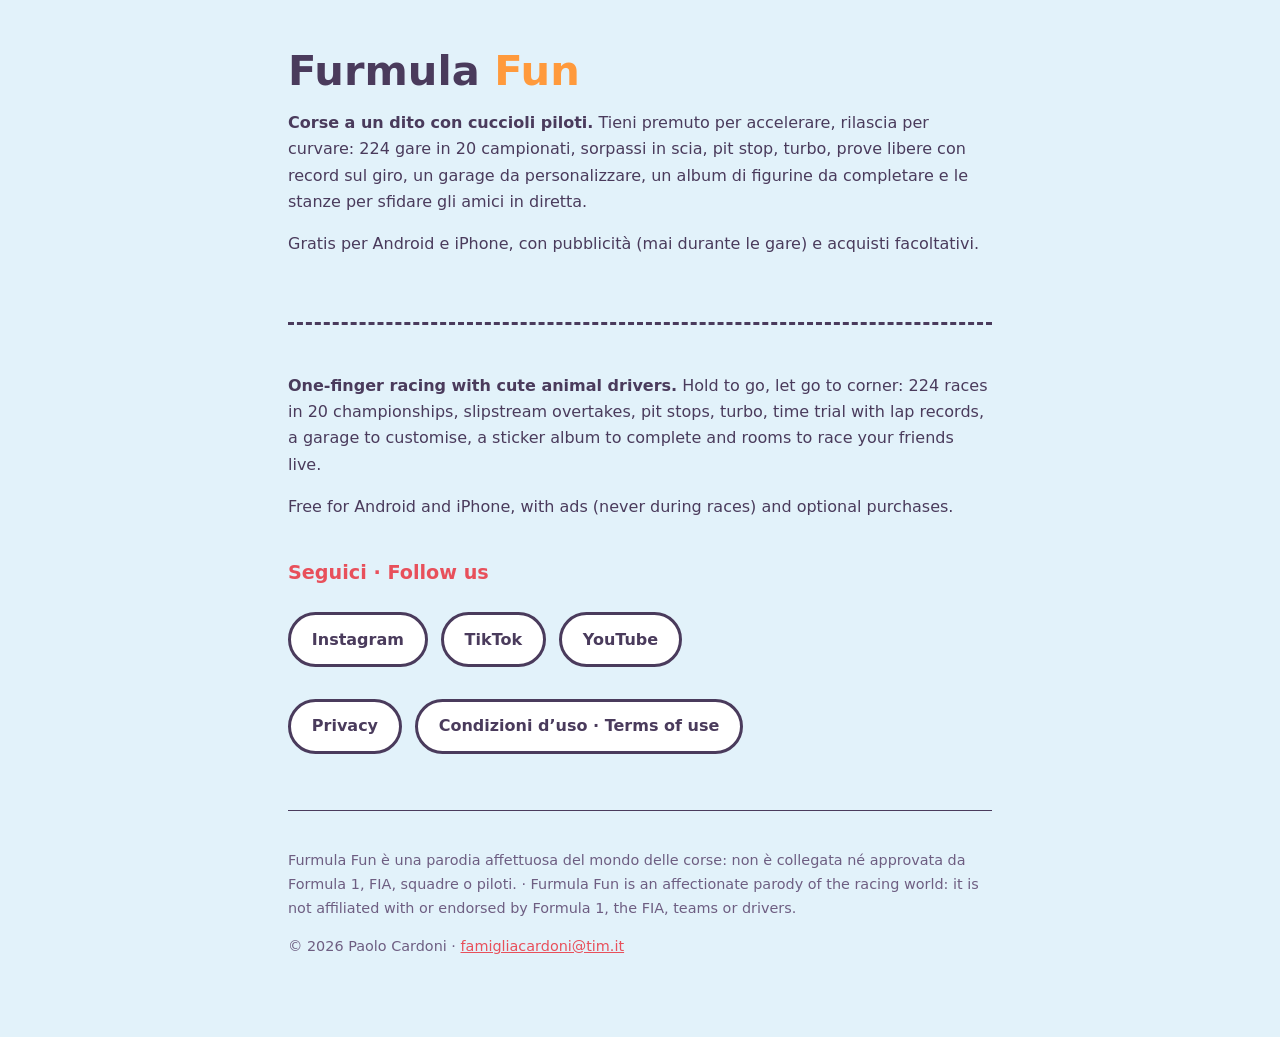
<file: index.html>
<!doctype html>
<html lang="it">
<head>
<meta charset="utf-8">
<meta name="viewport" content="width=device-width, initial-scale=1">
<title>Furmula Fun</title>
<meta name="description" content="Corse a un dito con cuccioli piloti. One-finger racing with cute animal drivers.">
<link rel="stylesheet" href="stile.css">
</head>
<body>
<main>

<p class="logo">Furmula <span>Fun</span></p>

<section lang="it">
<p><strong>Corse a un dito con cuccioli piloti.</strong> Tieni premuto per accelerare, rilascia per curvare: 224 gare in 20 campionati, sorpassi in scia, pit stop, turbo, prove libere con record sul giro, un garage da personalizzare, un album di figurine da completare e le
stanze per sfidare gli amici in diretta.</p>
<p>Gratis per Android e iPhone, con pubblicità (mai durante le gare) e acquisti facoltativi.</p>
</section>

<section lang="en">
<p><strong>One-finger racing with cute animal drivers.</strong> Hold to go, let go to
corner: 224 races in 20 championships, slipstream overtakes, pit stops, turbo, time trial with lap
records, a garage to customise, a sticker album to complete and rooms to race your friends live.</p>
<p>Free for Android and iPhone, with ads (never during races) and optional purchases.</p>
</section>

<h2>Seguici · Follow us</h2>
<p>
  <a class="bottone" href="https://www.instagram.com/furmulafun/" rel="me noopener">Instagram</a>
  <a class="bottone" href="https://www.tiktok.com/@furmula.fun" rel="me noopener">TikTok</a>
  <a class="bottone" href="https://www.youtube.com/@FurmulaFun" rel="me noopener">YouTube</a>
</p>

<p>
  <a class="bottone" href="privacy.html">Privacy</a>
  <a class="bottone" href="termini.html">Condizioni d’uso · Terms of use</a>
</p>

<footer>
  <p>Furmula Fun è una parodia affettuosa del mondo delle corse: non è collegata né
  approvata da Formula 1, FIA, squadre o piloti. · Furmula Fun is an affectionate parody
  of the racing world: it is not affiliated with or endorsed by Formula 1, the FIA, teams
  or drivers.</p>
  <p>© 2026 Paolo Cardoni · <a href="mailto:famigliacardoni@tim.it">famigliacardoni@tim.it</a></p>
</footer>

</main>
</body>
</html>
</file>
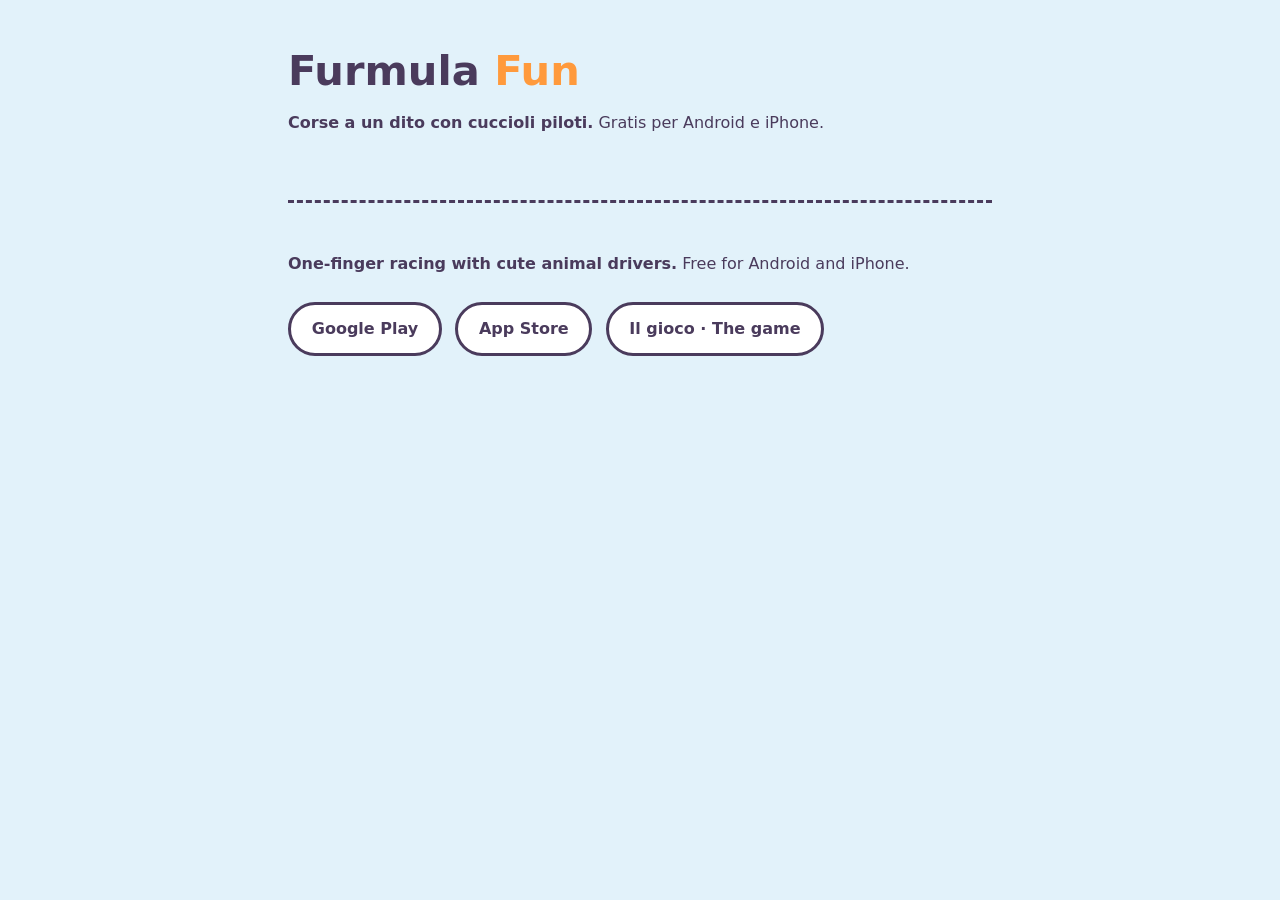
<file: app/index.html>
<!doctype html>
<html lang="it">
<head>
<meta charset="utf-8">
<meta name="viewport" content="width=device-width, initial-scale=1">
<title>Furmula Fun · Scarica il gioco</title>
<meta name="description" content="Corse a un dito con cuccioli piloti. One-finger racing with cute animal drivers.">
<link rel="stylesheet" href="../stile.css">
<script>
  // Porta allo store del telefono: Google Play su Android, App Store su iPhone e iPad.
  var PLAY = 'https://play.google.com/store/apps/details?id=com.paolocardoni.furmula';
  var APPLE = 'https://apps.apple.com/app/id6831667126';
  var ua = navigator.userAgent;
  var ipad = /Macintosh/.test(ua) && navigator.maxTouchPoints > 1;
  if (/android/i.test(ua)) location.replace(PLAY);
  else if (/iPhone|iPad|iPod/.test(ua) || ipad) location.replace(APPLE);
</script>
</head>
<body>
<main>

<p class="logo">Furmula <span>Fun</span></p>

<section lang="it">
<p><strong>Corse a un dito con cuccioli piloti.</strong> Gratis per Android e iPhone.</p>
</section>

<section lang="en">
<p><strong>One-finger racing with cute animal drivers.</strong> Free for Android and iPhone.</p>
</section>

<p>
  <a class="bottone" href="https://play.google.com/store/apps/details?id=com.paolocardoni.furmula">Google Play</a>
  <a class="bottone" href="https://apps.apple.com/app/id6831667126">App Store</a>
  <a class="bottone" href="../">Il gioco · The game</a>
</p>

</main>
</body>
</html>
</file>
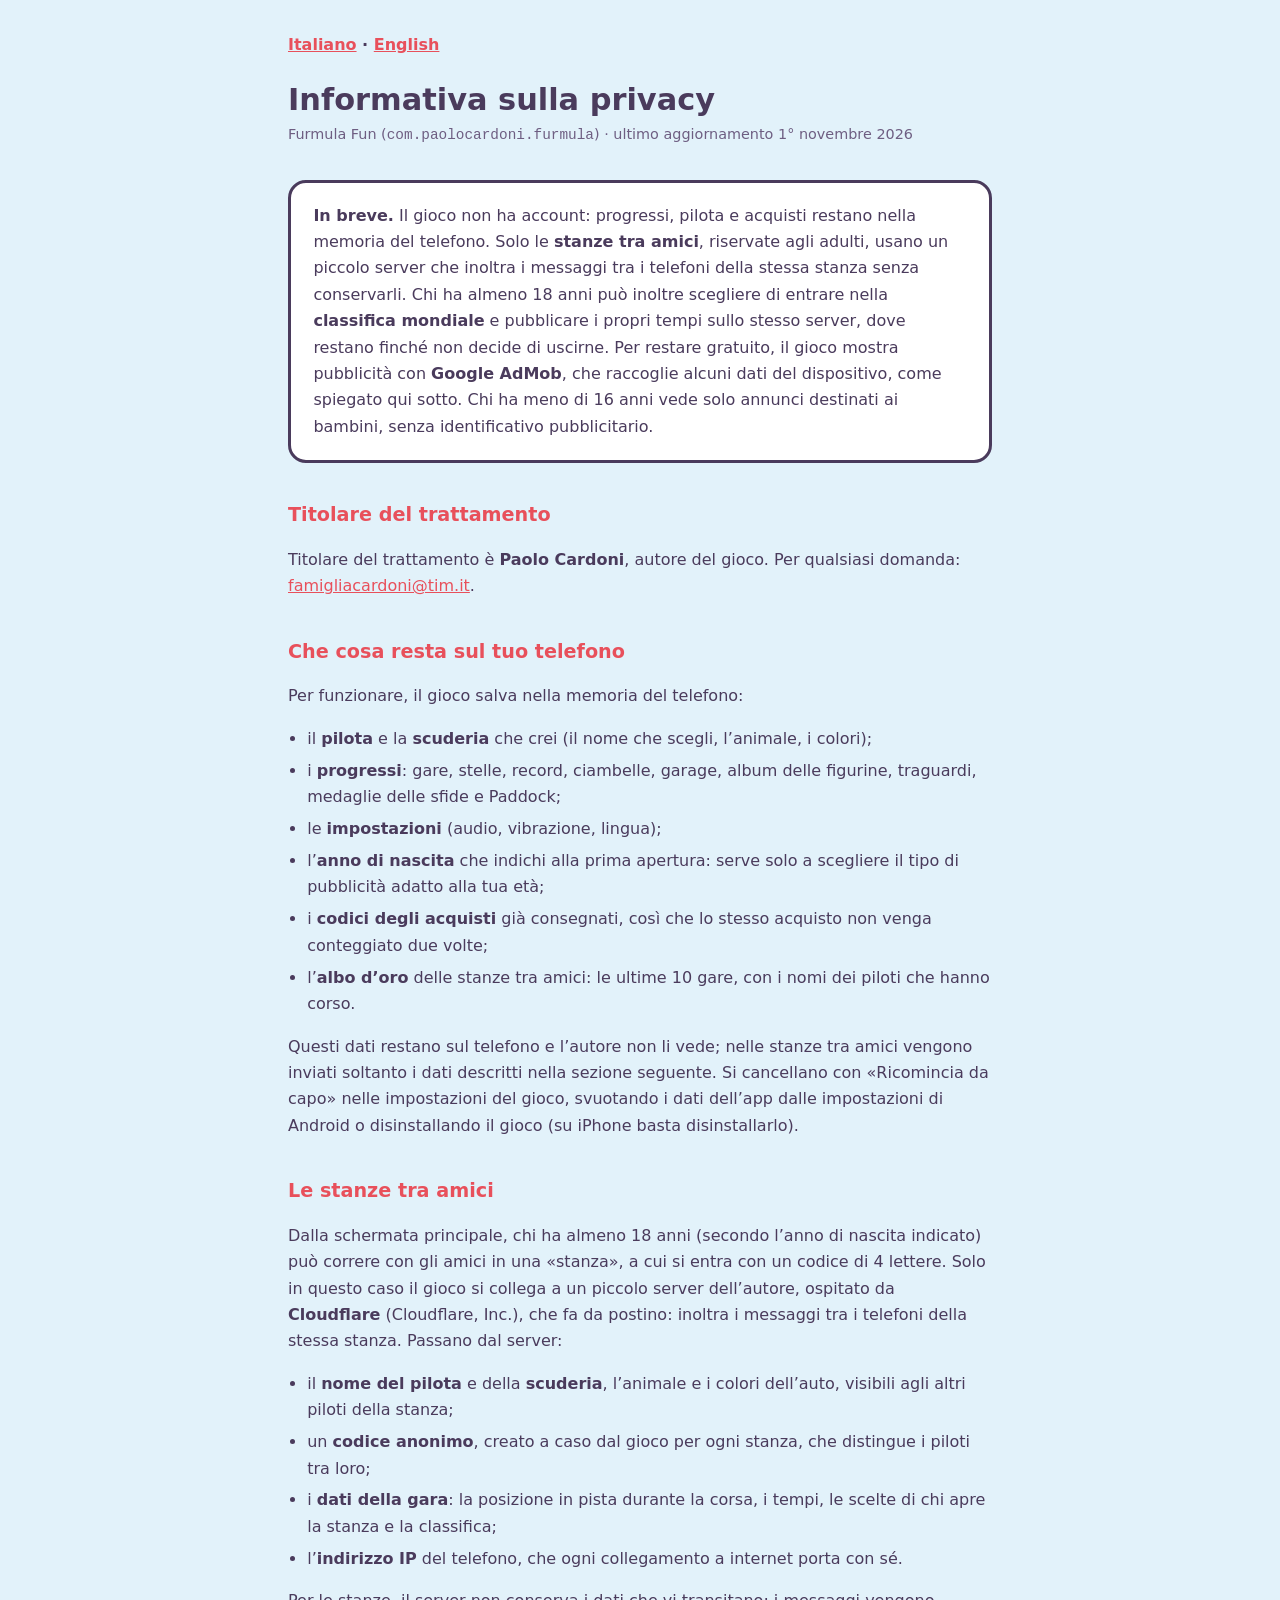
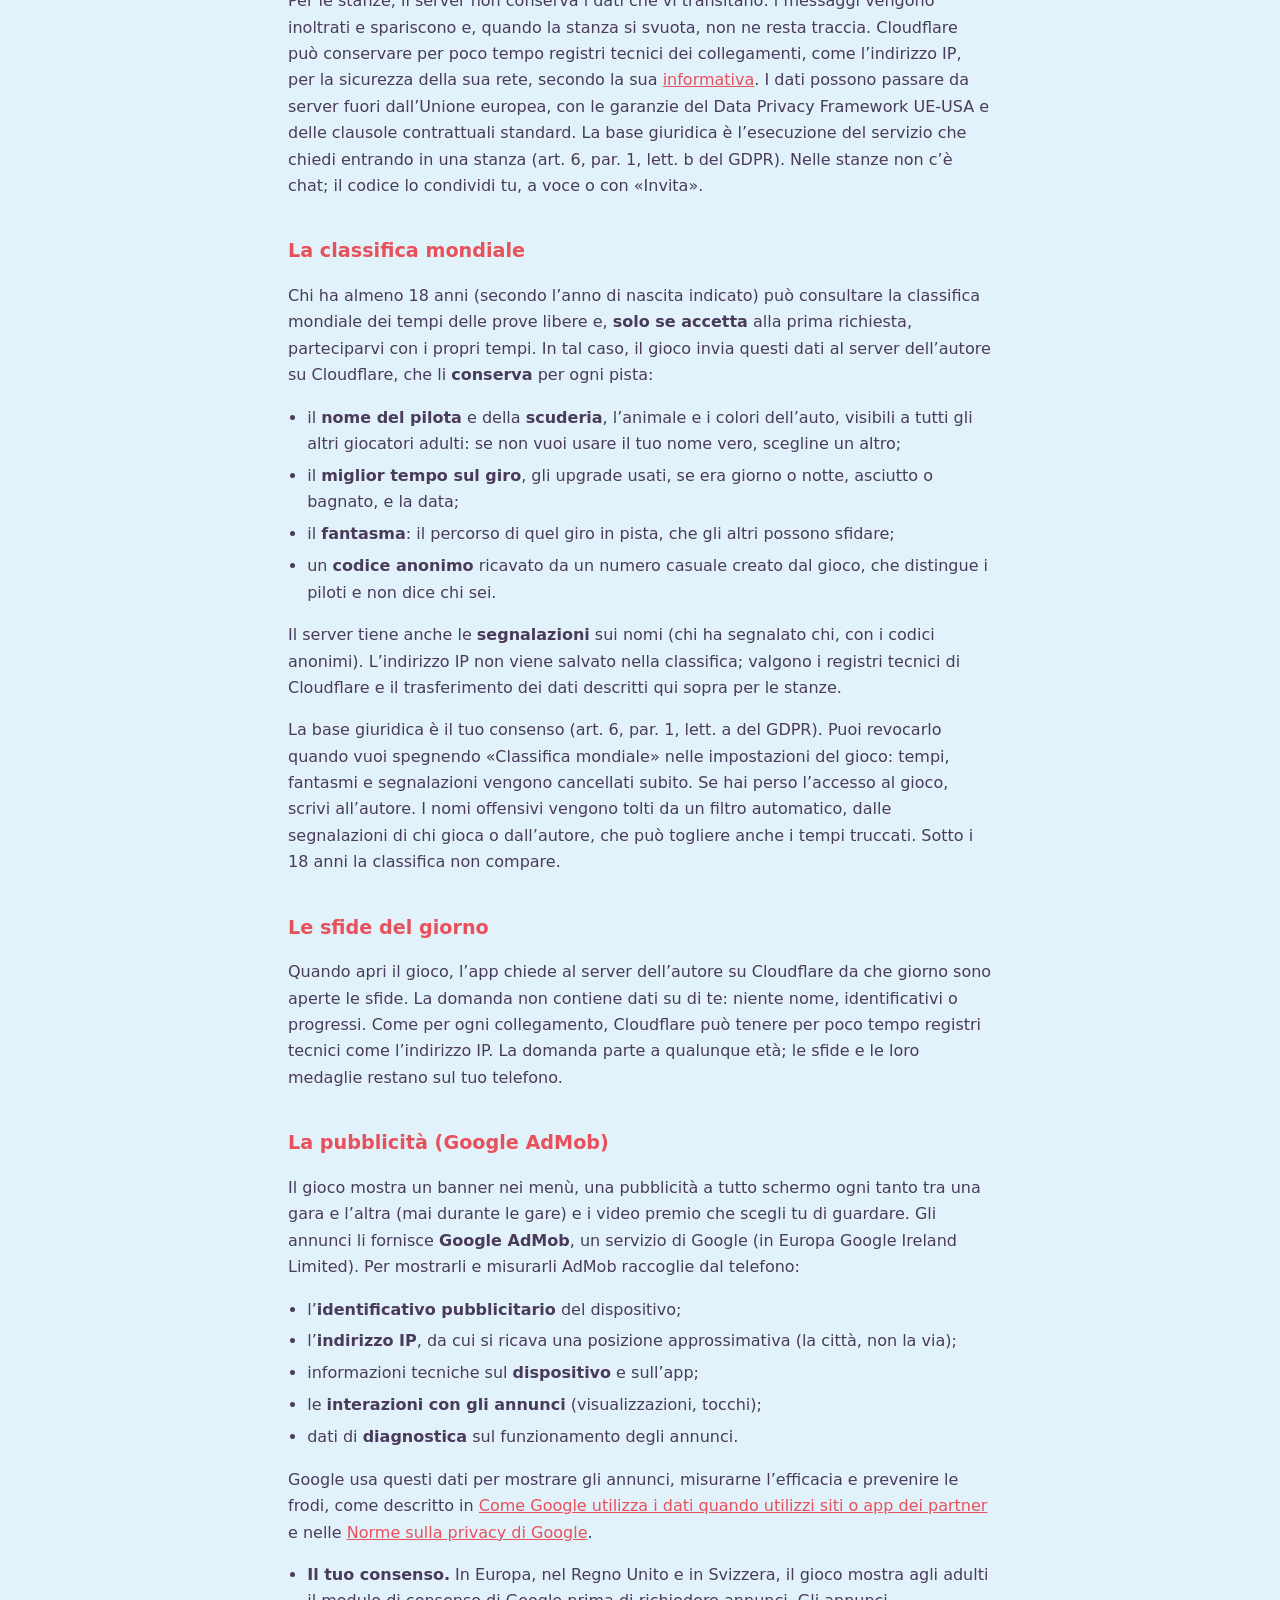
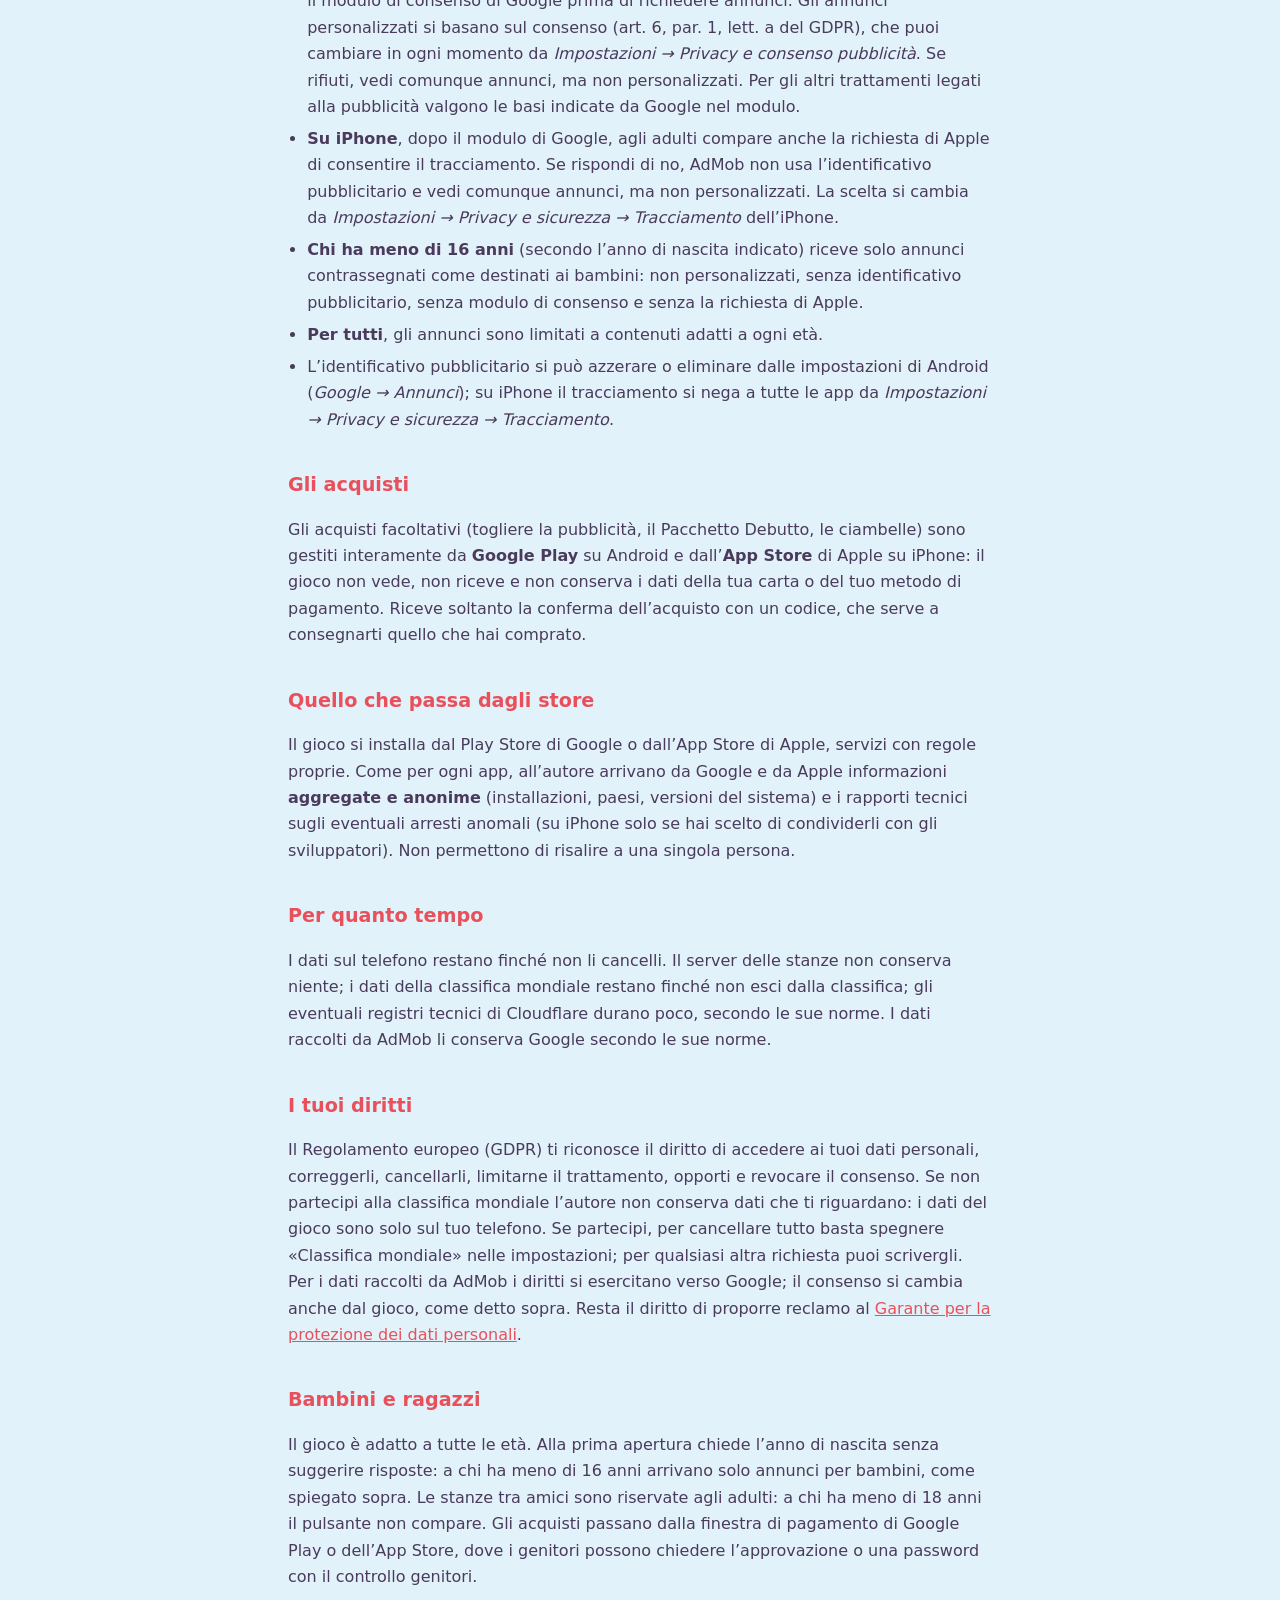
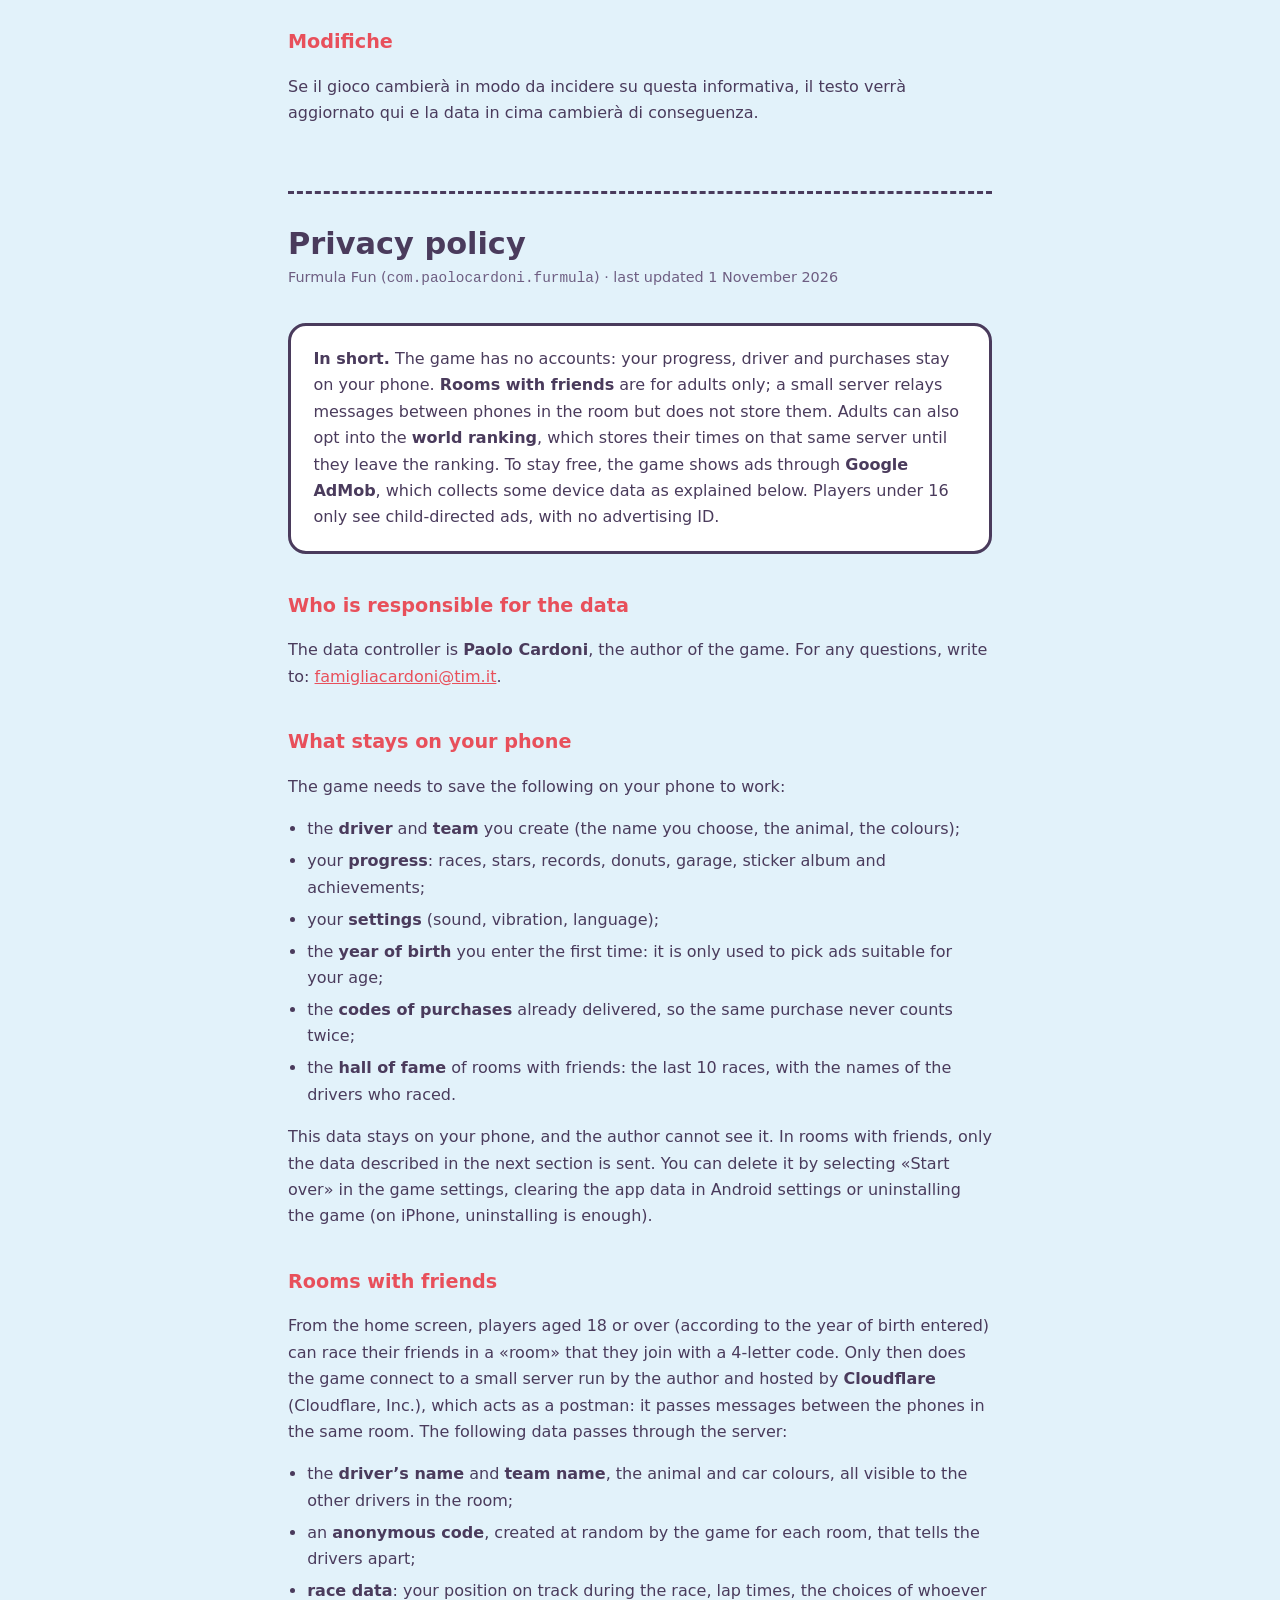
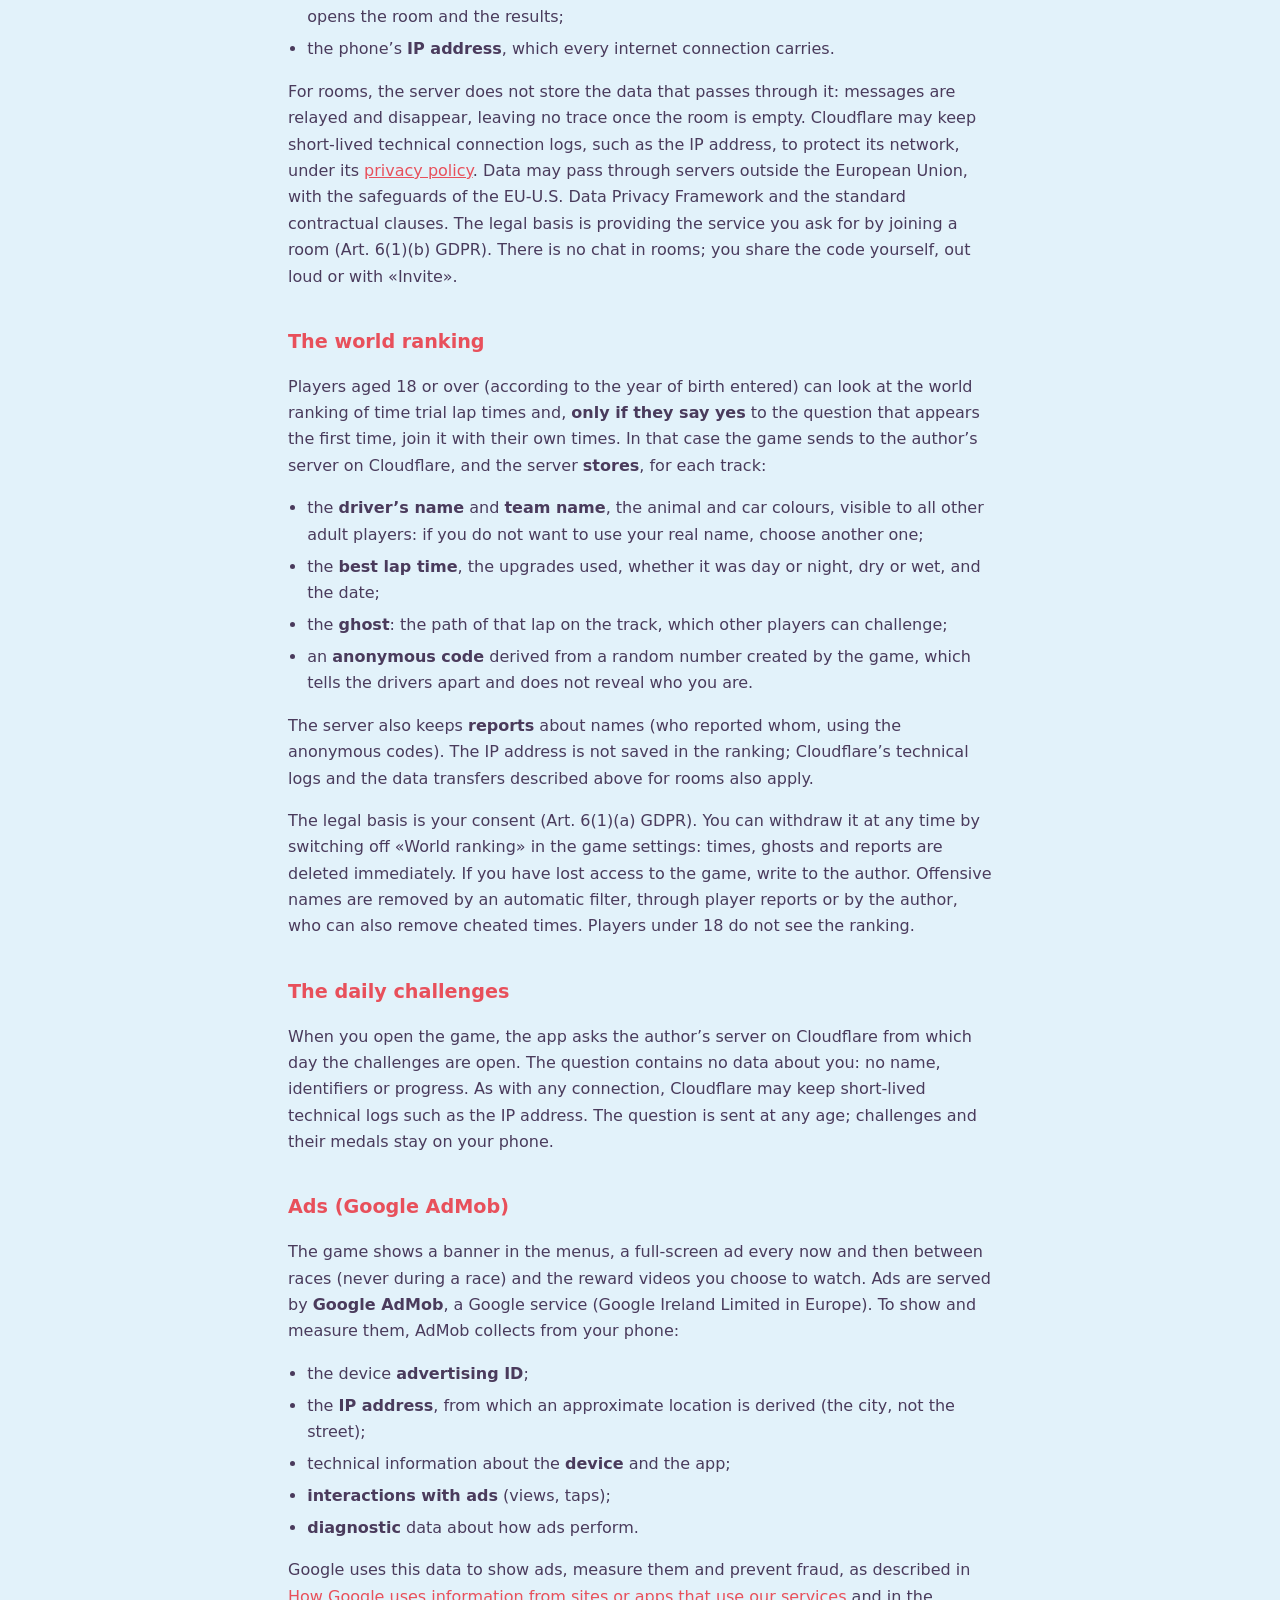
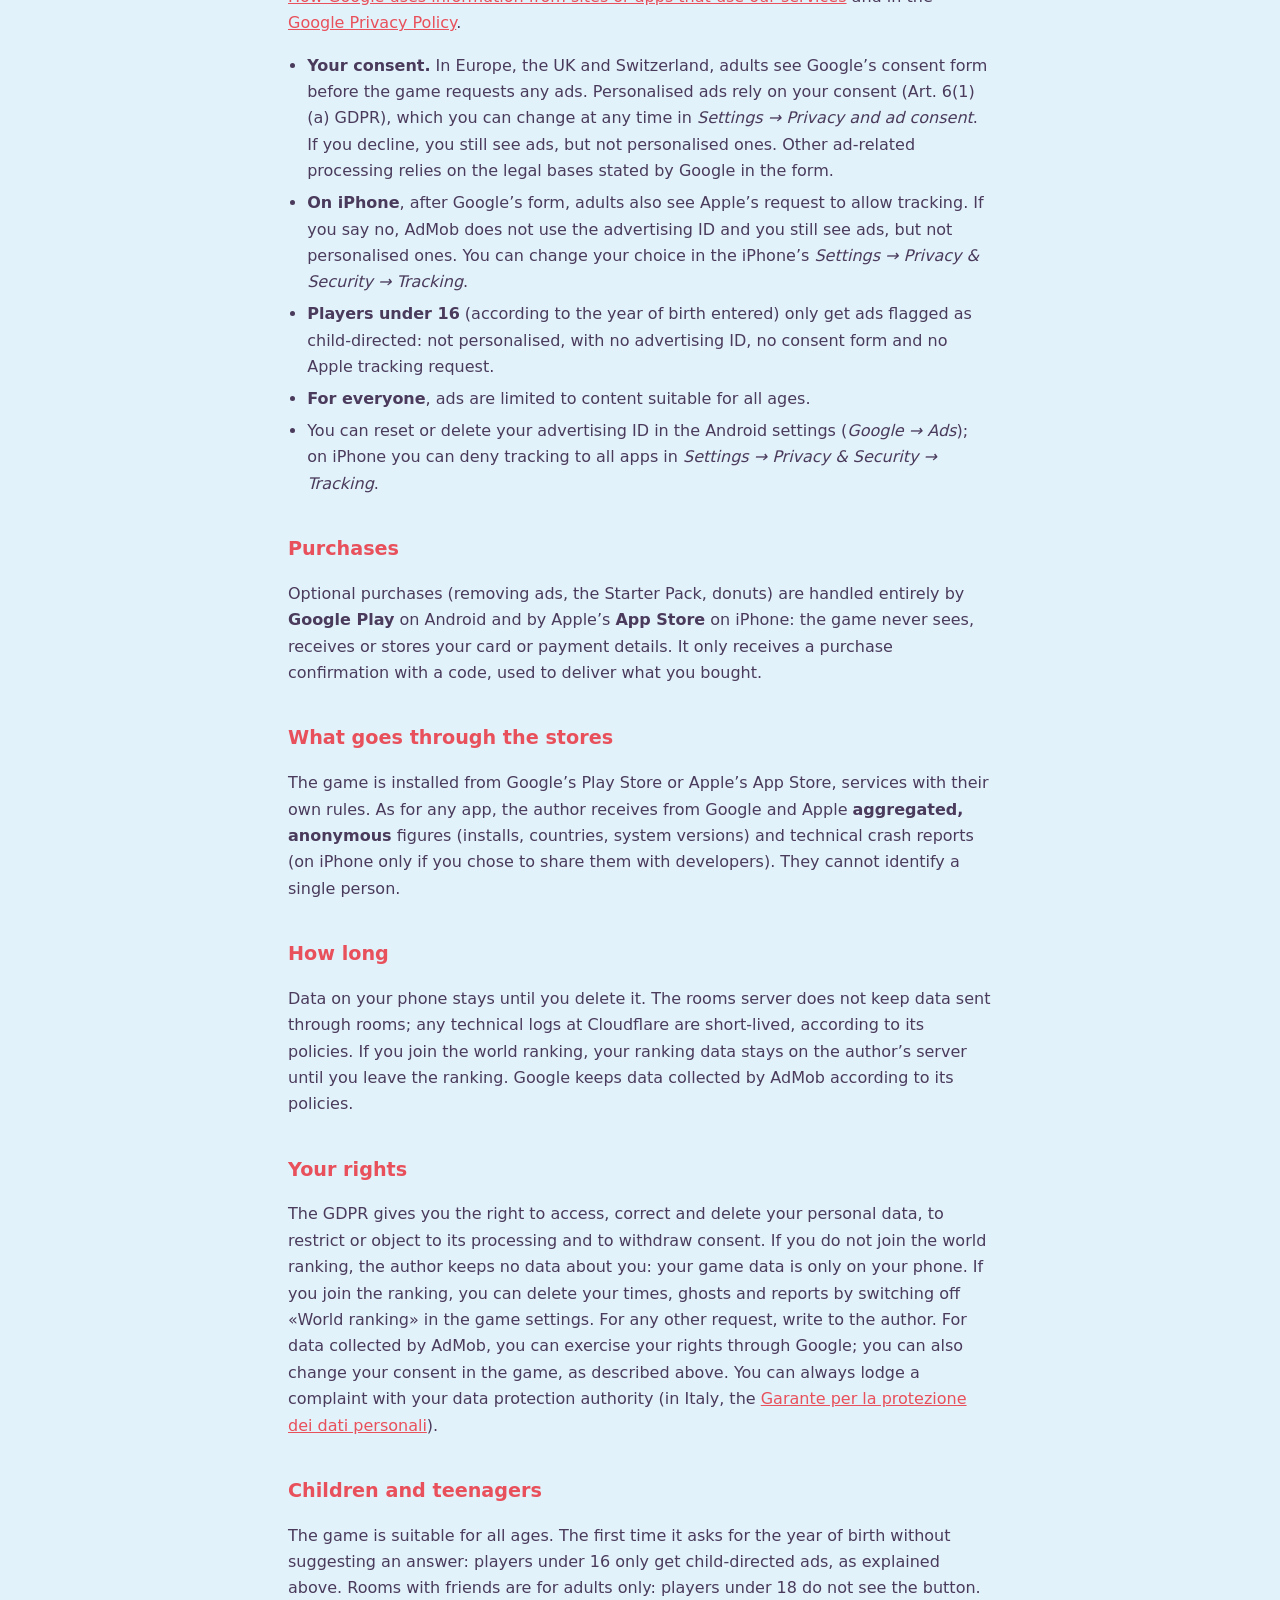
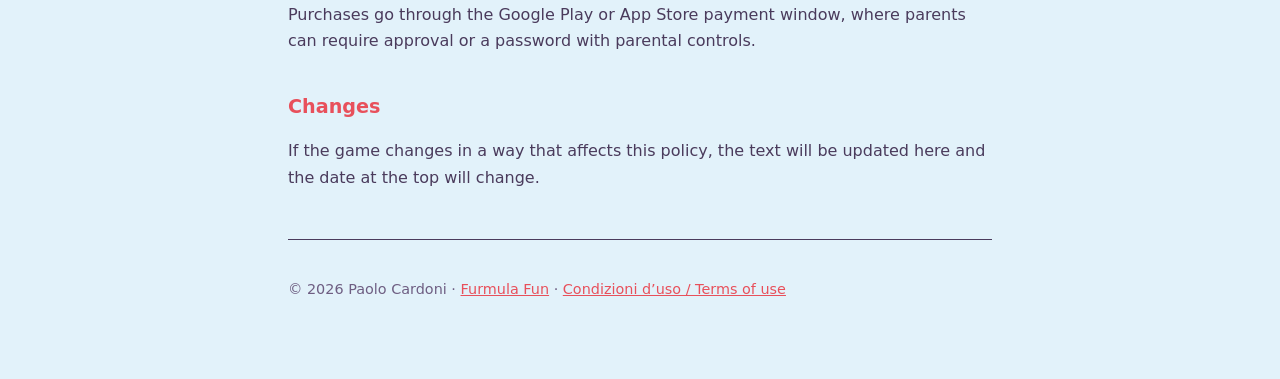
<file: privacy.html>
<!doctype html>
<html lang="it">
<head>
<meta charset="utf-8">
<meta name="viewport" content="width=device-width, initial-scale=1">
<title>Privacy · Furmula Fun</title>
<link rel="stylesheet" href="stile.css">
</head>
<body>
<main>

<nav class="lingue"><a href="#it">Italiano</a> · <a href="#en">English</a></nav>

<section id="it" lang="it">
<h1>Informativa sulla privacy</h1>
<p class="data">Furmula Fun (<code>com.paolocardoni.furmula</code>) · ultimo aggiornamento 1° novembre 2026</p>

<div class="riquadro">
  <p><strong>In breve.</strong> Il gioco non ha account: progressi, pilota e acquisti
  restano nella memoria del telefono. Solo le <strong>stanze tra amici</strong>, riservate agli adulti, usano un piccolo server che inoltra i messaggi tra i telefoni della stessa stanza senza conservarli. Chi ha almeno 18 anni può inoltre scegliere di entrare nella <strong>classifica mondiale</strong> e pubblicare i propri tempi sullo stesso server, dove restano finché non decide di uscirne. Per restare gratuito, il gioco mostra pubblicità con <strong>Google AdMob</strong>, che raccoglie alcuni dati del dispositivo, come spiegato qui sotto. Chi ha meno di 16 anni vede solo annunci destinati ai bambini, senza identificativo pubblicitario.</p>
</div>

<h2>Titolare del trattamento</h2>
<p>Titolare del trattamento è <strong>Paolo Cardoni</strong>, autore del gioco. Per
qualsiasi domanda: <a href="mailto:famigliacardoni@tim.it">famigliacardoni@tim.it</a>.</p>

<h2>Che cosa resta sul tuo telefono</h2>
<p>Per funzionare, il gioco salva nella memoria del telefono:</p>
<ul>
  <li>il <strong>pilota</strong> e la <strong>scuderia</strong> che crei (il nome che scegli, l’animale, i colori);</li>
  <li>i <strong>progressi</strong>: gare, stelle, record, ciambelle, garage, album delle figurine, traguardi, medaglie delle sfide e Paddock;</li>
  <li>le <strong>impostazioni</strong> (audio, vibrazione, lingua);</li>
  <li>l’<strong>anno di nascita</strong> che indichi alla prima apertura: serve solo a scegliere il tipo di pubblicità adatto alla tua età;</li>
  <li>i <strong>codici degli acquisti</strong> già consegnati, così che lo stesso acquisto non venga conteggiato due volte;</li>
  <li>l’<strong>albo d’oro</strong> delle stanze tra amici: le ultime 10 gare, con i nomi dei piloti che hanno corso.</li>
</ul>
<p>Questi dati restano sul telefono e l’autore non li vede; nelle stanze tra amici vengono inviati soltanto i dati descritti nella sezione seguente. Si cancellano con «Ricomincia da capo»
nelle impostazioni del gioco, svuotando i dati dell’app dalle impostazioni di Android o
disinstallando il gioco (su iPhone basta disinstallarlo).</p>

<h2>Le stanze tra amici</h2>
<p>Dalla schermata principale, chi ha almeno 18 anni (secondo l’anno di nascita indicato)
può correre con gli amici in una «stanza», a cui si entra con un codice di 4 lettere. Solo
in questo caso il gioco si collega a un piccolo server dell’autore, ospitato da
<strong>Cloudflare</strong> (Cloudflare, Inc.), che fa da postino: inoltra i messaggi tra i telefoni della stessa stanza. Passano dal server:</p>
<ul>
  <li>il <strong>nome del pilota</strong> e della <strong>scuderia</strong>, l’animale e i colori dell’auto, visibili agli altri piloti della stanza;</li>
  <li>un <strong>codice anonimo</strong>, creato a caso dal gioco per ogni stanza, che distingue i piloti tra loro;</li>
  <li>i <strong>dati della gara</strong>: la posizione in pista durante la corsa, i tempi, le scelte di chi apre la stanza e la classifica;</li>
  <li>l’<strong>indirizzo IP</strong> del telefono, che ogni collegamento a internet porta con sé.</li>
</ul>
<p>Per le stanze, il server non conserva i dati che vi transitano: i messaggi vengono inoltrati e spariscono e, quando la stanza si svuota, non ne resta traccia. Cloudflare può conservare per poco tempo registri tecnici
dei collegamenti, come l’indirizzo IP, per la sicurezza della sua rete, secondo la sua
<a href="https://www.cloudflare.com/it-it/privacypolicy/">informativa</a>. I dati possono
passare da server fuori dall’Unione europea, con le garanzie del Data Privacy Framework
UE-USA e delle clausole contrattuali standard. La base giuridica è l’esecuzione del
servizio che chiedi entrando in una stanza (art. 6, par. 1, lett. b del GDPR). Nelle
stanze non c’è chat; il codice lo condividi tu, a voce o con «Invita».</p>

<h2>La classifica mondiale</h2>
<p>Chi ha almeno 18 anni (secondo l’anno di nascita indicato) può consultare la classifica
mondiale dei tempi delle prove libere e, <strong>solo se accetta</strong> alla prima richiesta,
parteciparvi con i propri tempi. In tal caso, il gioco invia questi dati al server
dell’autore su Cloudflare, che li <strong>conserva</strong> per ogni pista:</p>
<ul>
  <li>il <strong>nome del pilota</strong> e della <strong>scuderia</strong>, l’animale e i colori dell’auto, visibili a tutti gli altri giocatori adulti: se non vuoi usare il tuo nome vero, scegline un altro;</li>
  <li>il <strong>miglior tempo sul giro</strong>, gli upgrade usati, se era giorno o notte, asciutto o bagnato, e la data;</li>
  <li>il <strong>fantasma</strong>: il percorso di quel giro in pista, che gli altri possono sfidare;</li>
  <li>un <strong>codice anonimo</strong> ricavato da un numero casuale creato dal gioco, che distingue i piloti e non dice chi sei.</li>
</ul>
<p>Il server tiene anche le <strong>segnalazioni</strong> sui nomi (chi ha segnalato chi, con
i codici anonimi). L’indirizzo IP non viene salvato nella classifica; valgono i registri
tecnici di Cloudflare e il trasferimento dei dati descritti qui sopra per le stanze.</p>
<p>La base giuridica è il tuo consenso (art. 6, par. 1, lett. a del GDPR). Puoi revocarlo
quando vuoi spegnendo «Classifica mondiale» nelle impostazioni del gioco: tempi, fantasmi e
segnalazioni vengono cancellati subito. Se hai perso l’accesso al gioco, scrivi all’autore.
I nomi offensivi vengono tolti da un filtro automatico, dalle segnalazioni di chi gioca o
dall’autore, che può togliere anche i tempi truccati. Sotto i 18 anni la classifica non
compare.</p>

<h2>Le sfide del giorno</h2>
<p>Quando apri il gioco, l’app chiede al server dell’autore su Cloudflare da che giorno sono aperte le sfide. La domanda non contiene dati su di te: niente nome, identificativi o progressi. Come per ogni collegamento, Cloudflare può tenere per poco tempo registri tecnici come l’indirizzo IP. La domanda parte a qualunque età; le sfide e le loro medaglie restano sul tuo telefono.</p>

<h2>La pubblicità (Google AdMob)</h2>
<p>Il gioco mostra un banner nei menù, una pubblicità a tutto schermo ogni tanto tra una
gara e l’altra (mai durante le gare) e i video premio che scegli tu di guardare. Gli
annunci li fornisce <strong>Google AdMob</strong>, un servizio di Google (in Europa Google
Ireland Limited). Per mostrarli e misurarli AdMob raccoglie dal telefono:</p>
<ul>
  <li>l’<strong>identificativo pubblicitario</strong> del dispositivo;</li>
  <li>l’<strong>indirizzo IP</strong>, da cui si ricava una posizione approssimativa (la città, non la via);</li>
  <li>informazioni tecniche sul <strong>dispositivo</strong> e sull’app;</li>
  <li>le <strong>interazioni con gli annunci</strong> (visualizzazioni, tocchi);</li>
  <li>dati di <strong>diagnostica</strong> sul funzionamento degli annunci.</li>
</ul>
<p>Google usa questi dati per mostrare gli annunci, misurarne l’efficacia e prevenire le
frodi, come descritto in
<a href="https://policies.google.com/technologies/partner-sites?hl=it">Come Google utilizza i dati quando utilizzi siti o app dei partner</a>
e nelle <a href="https://policies.google.com/privacy?hl=it">Norme sulla privacy di Google</a>.</p>
<ul>
  <li><strong>Il tuo consenso.</strong> In Europa, nel Regno Unito e in Svizzera, il gioco mostra agli adulti il modulo di consenso di Google prima di richiedere annunci. Gli annunci
  personalizzati si basano sul consenso (art. 6, par. 1, lett. a del GDPR), che puoi
  cambiare in ogni momento da <em>Impostazioni → Privacy e consenso pubblicità</em>. Se
  rifiuti, vedi comunque annunci, ma non personalizzati. Per gli altri trattamenti legati
  alla pubblicità valgono le basi indicate da Google nel modulo.</li>
  <li><strong>Su iPhone</strong>, dopo il modulo di Google, agli adulti compare anche la
  richiesta di Apple di consentire il tracciamento. Se rispondi di no, AdMob non usa
  l’identificativo pubblicitario e vedi comunque annunci, ma non personalizzati. La scelta
  si cambia da <em>Impostazioni → Privacy e sicurezza → Tracciamento</em> dell’iPhone.</li>
  <li><strong>Chi ha meno di 16 anni</strong> (secondo l’anno di nascita indicato) riceve
  solo annunci contrassegnati come destinati ai bambini: non personalizzati, senza
  identificativo pubblicitario, senza modulo di consenso e senza la richiesta di Apple.</li>
  <li><strong>Per tutti</strong>, gli annunci sono limitati a contenuti adatti a ogni età.</li>
  <li>L’identificativo pubblicitario si può azzerare o eliminare dalle impostazioni di
  Android (<em>Google → Annunci</em>); su iPhone il tracciamento si nega a tutte le app da
  <em>Impostazioni → Privacy e sicurezza → Tracciamento</em>.</li>
</ul>

<h2>Gli acquisti</h2>
<p>Gli acquisti facoltativi (togliere la pubblicità, il Pacchetto Debutto, le ciambelle)
sono gestiti interamente da <strong>Google Play</strong> su Android e dall’<strong>App
Store</strong> di Apple su iPhone: il gioco non vede, non riceve e
non conserva i dati della tua carta o del tuo metodo di pagamento. Riceve soltanto la
conferma dell’acquisto con un codice, che serve a consegnarti quello che hai comprato.</p>

<h2>Quello che passa dagli store</h2>
<p>Il gioco si installa dal Play Store di Google o dall’App Store di Apple, servizi con
regole proprie. Come per ogni app, all’autore arrivano da Google e da Apple informazioni
<strong>aggregate e anonime</strong> (installazioni, paesi, versioni del sistema) e i
rapporti tecnici sugli eventuali arresti anomali (su iPhone solo se hai scelto di
condividerli con gli sviluppatori). Non permettono di risalire a una singola persona.</p>

<h2>Per quanto tempo</h2>
<p>I dati sul telefono restano finché non li cancelli. Il server delle stanze non
conserva niente; i dati della classifica mondiale restano finché non esci dalla classifica;
gli eventuali registri tecnici di Cloudflare durano poco, secondo le sue
norme. I dati raccolti da AdMob li conserva Google secondo le sue norme.</p>

<h2>I tuoi diritti</h2>
<p>Il Regolamento europeo (GDPR) ti riconosce il diritto di accedere ai tuoi dati
personali, correggerli, cancellarli, limitarne il trattamento, opporti e revocare il
consenso. Se non partecipi alla classifica mondiale l’autore non conserva dati che ti
riguardano: i dati del gioco sono solo sul tuo telefono. Se partecipi, per cancellare tutto
basta spegnere «Classifica mondiale» nelle impostazioni; per qualsiasi altra richiesta puoi
scrivergli. Per i dati
raccolti da AdMob i diritti si esercitano verso Google; il consenso si cambia anche dal
gioco, come detto sopra. Resta il diritto di proporre reclamo al
<a href="https://www.garanteprivacy.it/">Garante per la protezione dei dati personali</a>.</p>

<h2>Bambini e ragazzi</h2>
<p>Il gioco è adatto a tutte le età. Alla prima apertura chiede l’anno di nascita senza
suggerire risposte: a chi ha meno di 16 anni arrivano solo annunci per bambini, come
spiegato sopra. Le stanze tra amici sono riservate agli adulti: a chi ha meno di 18 anni
il pulsante non compare. Gli acquisti passano dalla finestra di pagamento di Google Play o
dell’App Store, dove i genitori possono chiedere l’approvazione o una password con il
controllo genitori.</p>

<h2>Modifiche</h2>
<p>Se il gioco cambierà in modo da incidere su questa informativa, il testo verrà
aggiornato qui e la data in cima cambierà di conseguenza.</p>
</section>

<section id="en" lang="en">
<h1>Privacy policy</h1>
<p class="data">Furmula Fun (<code>com.paolocardoni.furmula</code>) · last updated 1 November 2026</p>

<div class="riquadro">
  <p><strong>In short.</strong> The game has no accounts: your progress, driver and
  purchases stay on your phone. <strong>Rooms with friends</strong> are for adults only; a small server relays messages between phones in the room but does not store them. Adults can also opt into the <strong>world ranking</strong>, which stores their times on that same server until they leave the ranking. To stay free, the game shows ads through <strong>Google AdMob</strong>, which collects some device data as explained below. Players under 16 only see
  child-directed ads, with no advertising ID.</p>
</div>

<h2>Who is responsible for the data</h2>
<p>The data controller is <strong>Paolo Cardoni</strong>, the author of the game. For any questions, write to: <a href="mailto:famigliacardoni@tim.it">famigliacardoni@tim.it</a>.</p>

<h2>What stays on your phone</h2>
<p>The game needs to save the following on your phone to work:</p>
<ul>
  <li>the <strong>driver</strong> and <strong>team</strong> you create (the name you choose, the animal, the colours);</li>
  <li>your <strong>progress</strong>: races, stars, records, donuts, garage, sticker album and achievements;</li>
  <li>your <strong>settings</strong> (sound, vibration, language);</li>
  <li>the <strong>year of birth</strong> you enter the first time: it is only used to pick ads suitable for your age;</li>
  <li>the <strong>codes of purchases</strong> already delivered, so the same purchase never counts twice;</li>
  <li>the <strong>hall of fame</strong> of rooms with friends: the last 10 races, with the names of the drivers who raced.</li>
</ul>
<p>This data stays on your phone, and the author cannot see it. In rooms with friends, only the data described in the next section is sent. You can delete it by selecting «Start over» in the game settings, clearing the app data in Android settings or uninstalling the game (on iPhone, uninstalling is enough).</p>

<h2>Rooms with friends</h2>
<p>From the home screen, players aged 18 or over (according to the year of birth entered)
can race their friends in a «room» that they join with a 4-letter code. Only then does the
game connect to a small server run by the author and hosted by <strong>Cloudflare</strong>
(Cloudflare, Inc.), which acts as a postman: it passes messages between the phones in the
same room. The following data passes through the server:</p>
<ul>
  <li>the <strong>driver’s name</strong> and <strong>team name</strong>, the animal and car colours, all visible to the other drivers in the room;</li>
  <li>an <strong>anonymous code</strong>, created at random by the game for each room, that tells the drivers apart;</li>
  <li><strong>race data</strong>: your position on track during the race, lap times, the choices of whoever opens the room and the results;</li>
  <li>the phone’s <strong>IP address</strong>, which every internet connection carries.</li>
</ul>
<p>For rooms, the server does not store the data that passes through it: messages are relayed and disappear, leaving no trace once the room is empty. Cloudflare may keep short-lived technical connection logs, such as the IP address, to protect its network, under its <a href="https://www.cloudflare.com/privacypolicy/">privacy policy</a>. Data may pass
through servers outside the European Union, with the safeguards of the EU-U.S. Data
Privacy Framework and the standard contractual clauses. The legal basis is providing the
service you ask for by joining a room (Art. 6(1)(b) GDPR). There is no chat in rooms;
you share the code yourself, out loud or with «Invite».</p>

<h2>The world ranking</h2>
<p>Players aged 18 or over (according to the year of birth entered) can look at the world
ranking of time trial lap times and, <strong>only if they say yes</strong> to the question
that appears the first time, join it with their own times. In that case the game sends to
the author’s server on Cloudflare, and the server <strong>stores</strong>, for each track:</p>
<ul>
  <li>the <strong>driver’s name</strong> and <strong>team name</strong>, the animal and car colours, visible to all other adult players: if you do not want to use your real name, choose another one;</li>
  <li>the <strong>best lap time</strong>, the upgrades used, whether it was day or night, dry or wet, and the date;</li>
  <li>the <strong>ghost</strong>: the path of that lap on the track, which other players can challenge;</li>
  <li>an <strong>anonymous code</strong> derived from a random number created by the game, which tells the drivers apart and does not reveal who you are.</li>
</ul>
<p>The server also keeps <strong>reports</strong> about names (who reported whom, using the
anonymous codes). The IP address is not saved in the ranking; Cloudflare’s technical logs
and the data transfers described above for rooms also apply.</p>
<p>The legal basis is your consent (Art. 6(1)(a) GDPR). You can withdraw it at any time by
switching off «World ranking» in the game settings: times, ghosts and reports are deleted
immediately. If you have lost access to the game, write to the author. Offensive names are
removed by an automatic filter, through player reports or by the author, who can also
remove cheated times. Players under 18 do not see the ranking.</p>

<h2>The daily challenges</h2>
<p>When you open the game, the app asks the author’s server on Cloudflare from which day the challenges are open. The question contains no data about you: no name, identifiers or progress. As with any connection, Cloudflare may keep short-lived technical logs such as the IP address. The question is sent at any age; challenges and their medals stay on your phone.</p>

<h2>Ads (Google AdMob)</h2>
<p>The game shows a banner in the menus, a full-screen ad every now and then between
races (never during a race) and the reward videos you choose to watch. Ads are served
by <strong>Google AdMob</strong>, a Google service (Google Ireland Limited in Europe). To
show and measure them, AdMob collects from your phone:</p>
<ul>
  <li>the device <strong>advertising ID</strong>;</li>
  <li>the <strong>IP address</strong>, from which an approximate location is derived (the city, not the street);</li>
  <li>technical information about the <strong>device</strong> and the app;</li>
  <li><strong>interactions with ads</strong> (views, taps);</li>
  <li><strong>diagnostic</strong> data about how ads perform.</li>
</ul>
<p>Google uses this data to show ads, measure them and prevent fraud, as described in
<a href="https://policies.google.com/technologies/partner-sites">How Google uses information from sites or apps that use our services</a>
and in the <a href="https://policies.google.com/privacy">Google Privacy Policy</a>.</p>
<ul>
  <li><strong>Your consent.</strong> In Europe, the UK and Switzerland, adults see Google’s
  consent form before the game requests any ads. Personalised ads rely on your consent
  (Art. 6(1)(a) GDPR), which you can change at any time in <em>Settings → Privacy and ad
  consent</em>. If you decline, you still see ads, but not personalised ones. Other
  ad-related processing relies on the legal bases stated by Google in the form.</li>
  <li><strong>On iPhone</strong>, after Google’s form, adults also see Apple’s request to
  allow tracking. If you say no, AdMob does not use the advertising ID and you still see
  ads, but not personalised ones. You can change your choice in the iPhone’s
  <em>Settings → Privacy &amp; Security → Tracking</em>.</li>
  <li><strong>Players under 16</strong> (according to the year of birth entered) only get
  ads flagged as child-directed: not personalised, with no advertising ID, no consent
  form and no Apple tracking request.</li>
  <li><strong>For everyone</strong>, ads are limited to content suitable for all ages.</li>
  <li>You can reset or delete your advertising ID in the Android settings (<em>Google → Ads</em>);
  on iPhone you can deny tracking to all apps in <em>Settings → Privacy &amp; Security → Tracking</em>.</li>
</ul>

<h2>Purchases</h2>
<p>Optional purchases (removing ads, the Starter Pack, donuts) are handled entirely by
<strong>Google Play</strong> on Android and by Apple’s <strong>App Store</strong> on iPhone:
the game never sees, receives or stores your card or payment
details. It only receives a purchase confirmation with a code, used to deliver what you
bought.</p>

<h2>What goes through the stores</h2>
<p>The game is installed from Google’s Play Store or Apple’s App Store, services with
their own rules. As for any app, the author receives from Google and Apple
<strong>aggregated, anonymous</strong> figures (installs, countries, system versions) and
technical crash reports (on iPhone only if you chose to share them with developers).
They cannot identify a single person.</p>

<h2>How long</h2>
<p>Data on your phone stays until you delete it. The rooms server does not keep data sent through rooms; any technical logs at Cloudflare are short-lived, according to its policies. If you join the world ranking, your ranking data stays on the author’s server until you leave the ranking. Google keeps data collected by AdMob according to its policies.</p>

<h2>Your rights</h2>
<p>The GDPR gives you the right to access, correct and delete your personal data, to
restrict or object to its processing and to withdraw consent. If you do not join the world ranking, the author keeps no data about you: your game data is only on your phone. If you join the ranking, you can delete your times, ghosts and reports by switching off «World ranking» in the game settings. For any other request, write to the author. For data collected by AdMob, you can exercise your rights through Google; you can also change your consent in the game, as described above. You can
always lodge a complaint with your data protection authority (in Italy, the
<a href="https://www.garanteprivacy.it/">Garante per la protezione dei dati personali</a>).</p>

<h2>Children and teenagers</h2>
<p>The game is suitable for all ages. The first time it asks for the year of birth
without suggesting an answer: players under 16 only get child-directed ads, as
explained above. Rooms with friends are for adults only: players under 18 do not see the
button. Purchases go through the Google Play or App Store payment window, where
parents can require approval or a password with parental controls.</p>

<h2>Changes</h2>
<p>If the game changes in a way that affects this policy, the text will be updated here
and the date at the top will change.</p>
</section>

<footer>
  <p>© 2026 Paolo Cardoni · <a href="./">Furmula Fun</a> · <a href="termini.html">Condizioni d’uso / Terms of use</a></p>
</footer>

</main>
</body>
</html>
</file>
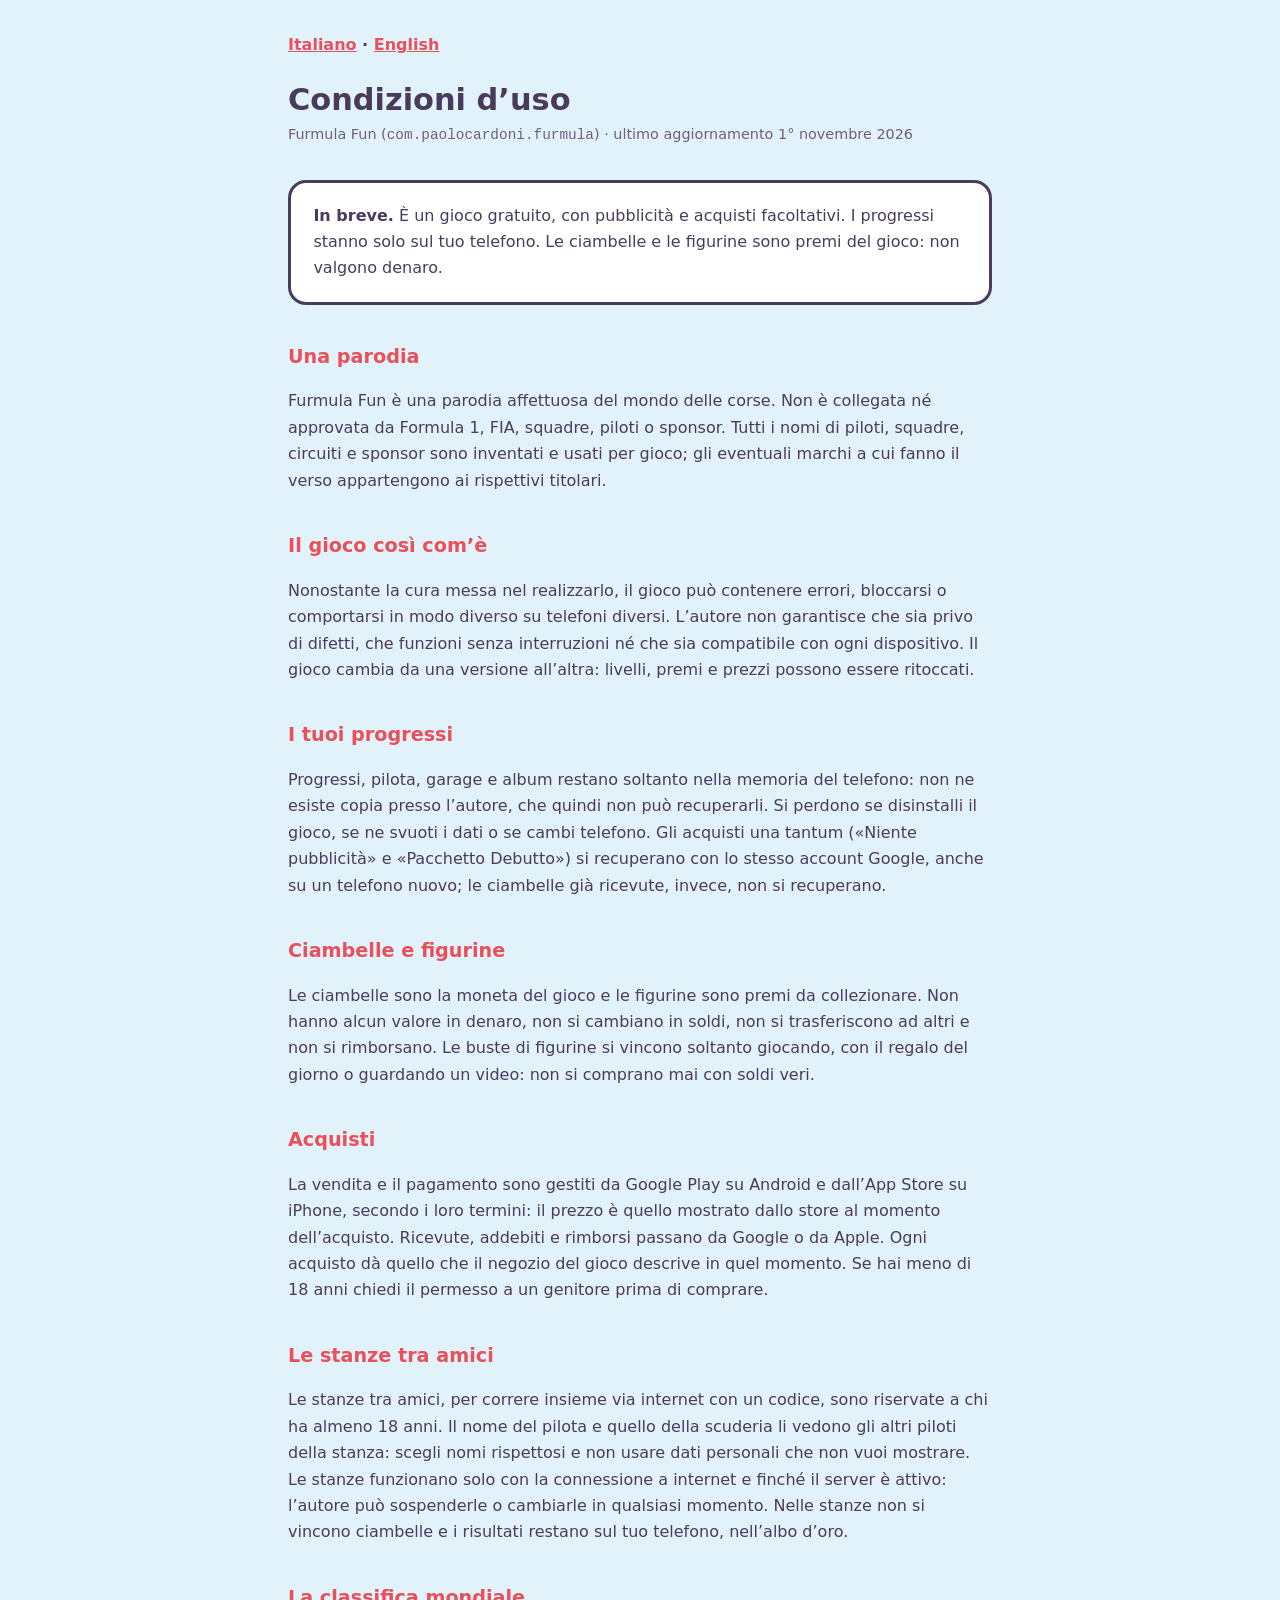
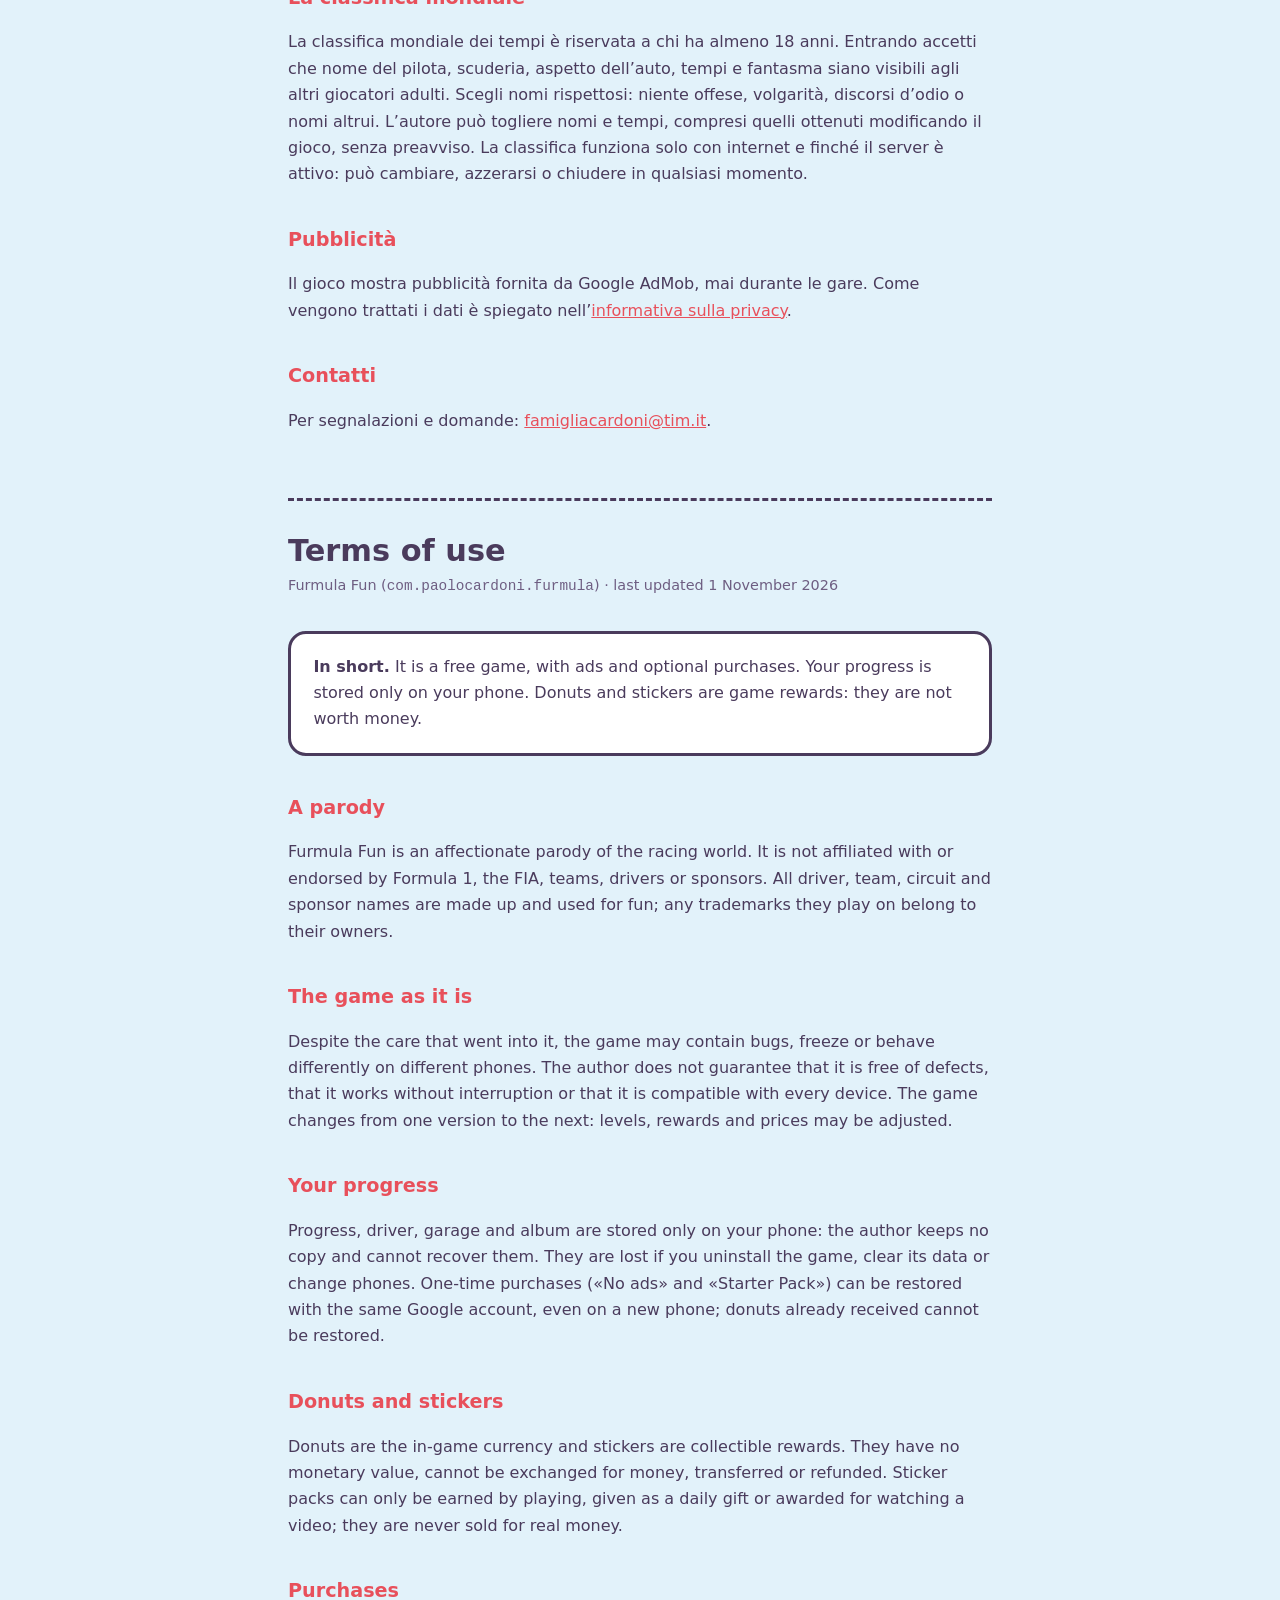
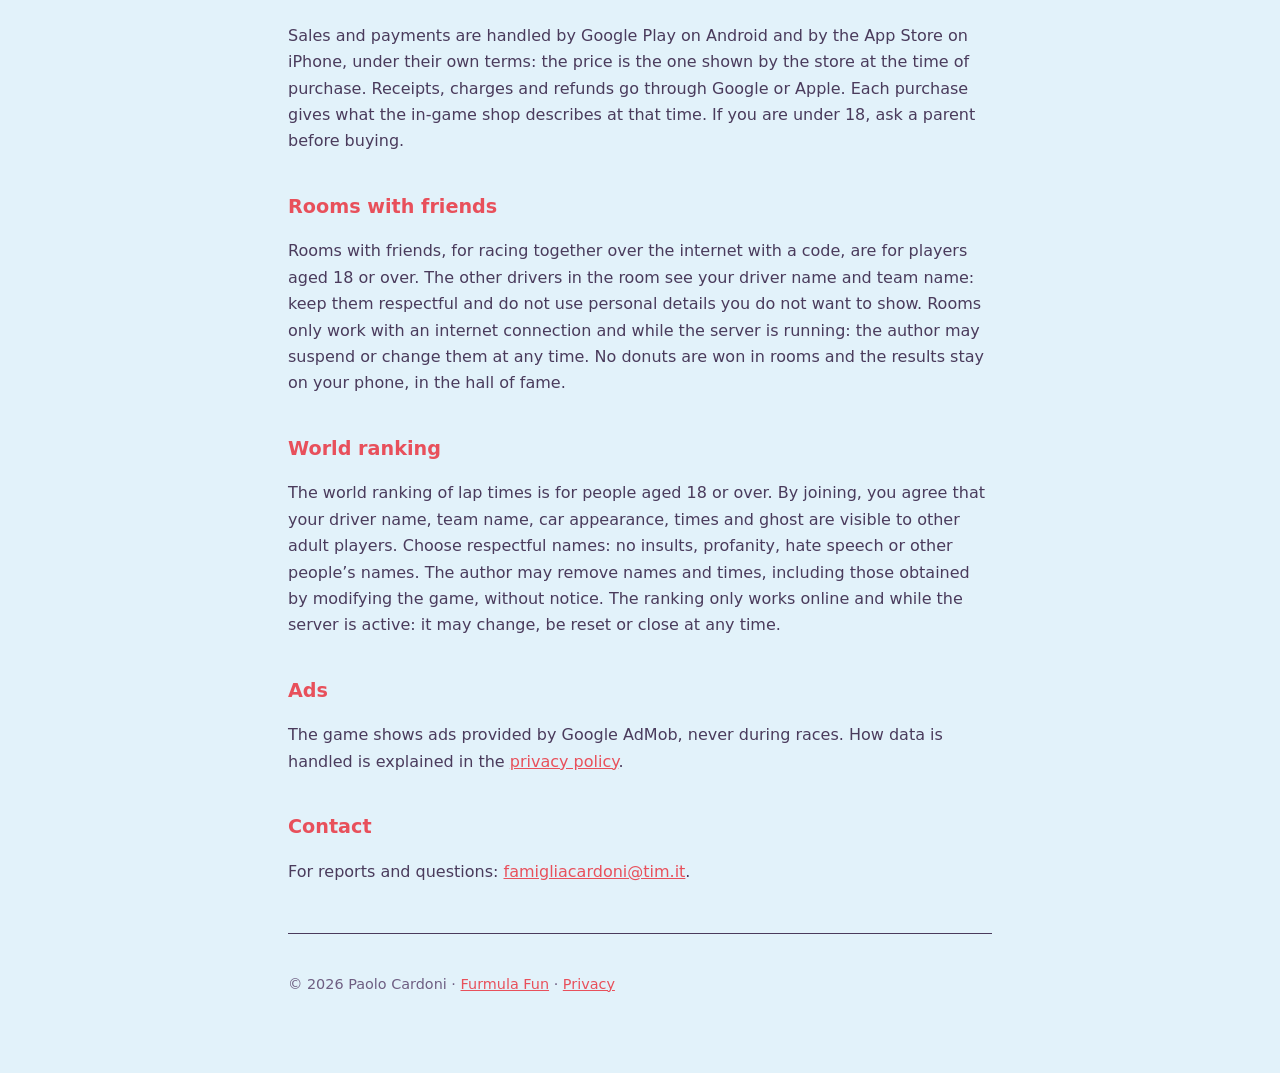
<file: termini.html>
<!doctype html>
<html lang="it">
<head>
<meta charset="utf-8">
<meta name="viewport" content="width=device-width, initial-scale=1">
<title>Condizioni d’uso · Furmula Fun</title>
<link rel="stylesheet" href="stile.css">
</head>
<body>
<main>

<nav class="lingue"><a href="#it">Italiano</a> · <a href="#en">English</a></nav>

<section id="it" lang="it">
<h1>Condizioni d’uso</h1>
<p class="data">Furmula Fun (<code>com.paolocardoni.furmula</code>) · ultimo aggiornamento 1° novembre 2026</p>

<div class="riquadro">
  <p><strong>In breve.</strong> È un gioco gratuito, con pubblicità e acquisti
  facoltativi. I progressi stanno solo sul tuo telefono. Le ciambelle e le figurine sono
  premi del gioco: non valgono denaro.</p>
</div>

<h2>Una parodia</h2>
<p>Furmula Fun è una parodia affettuosa del mondo delle corse. Non è collegata né
approvata da Formula 1, FIA, squadre, piloti o sponsor. Tutti i nomi di piloti, squadre,
circuiti e sponsor sono inventati e usati per gioco; gli eventuali marchi a cui fanno il
verso appartengono ai rispettivi titolari.</p>

<h2>Il gioco così com’è</h2>
<p>Nonostante la cura messa nel realizzarlo, il gioco può contenere errori, bloccarsi o
comportarsi in modo diverso su telefoni diversi. L’autore non garantisce che sia privo
di difetti, che funzioni senza interruzioni né che sia compatibile con ogni dispositivo.
Il gioco cambia da una versione all’altra: livelli, premi e prezzi possono essere
ritoccati.</p>

<h2>I tuoi progressi</h2>
<p>Progressi, pilota, garage e album restano soltanto nella memoria del telefono: non ne
esiste copia presso l’autore, che quindi non può recuperarli. Si perdono se disinstalli
il gioco, se ne svuoti i dati o se cambi telefono. Gli acquisti una tantum («Niente
pubblicità» e «Pacchetto Debutto») si recuperano con lo stesso account Google, anche su
un telefono nuovo; le ciambelle già ricevute, invece, non si recuperano.</p>

<h2>Ciambelle e figurine</h2>
<p>Le ciambelle sono la moneta del gioco e le figurine sono premi da collezionare. Non
hanno alcun valore in denaro, non si cambiano in soldi, non si trasferiscono ad altri e
non si rimborsano. Le buste di figurine si vincono soltanto giocando, con il regalo del
giorno o guardando un video: non si comprano mai con soldi veri.</p>

<h2>Acquisti</h2>
<p>La vendita e il pagamento sono gestiti da Google Play su Android e dall’App Store su
iPhone, secondo i loro termini: il prezzo è quello mostrato dallo store al momento
dell’acquisto. Ricevute, addebiti e rimborsi passano da Google o da Apple. Ogni acquisto dà quello che il negozio del gioco descrive in
quel momento. Se hai meno di 18 anni chiedi il permesso a un genitore prima di comprare.</p>

<h2>Le stanze tra amici</h2>
<p>Le stanze tra amici, per correre insieme via internet con un codice, sono riservate a
chi ha almeno 18 anni. Il nome del pilota e quello della scuderia li vedono gli altri
piloti della stanza: scegli nomi rispettosi e non usare dati personali che non vuoi
mostrare. Le stanze funzionano solo con la connessione a internet e finché il server è
attivo: l’autore può sospenderle o cambiarle in qualsiasi momento. Nelle stanze non si
vincono ciambelle e i risultati restano sul tuo telefono, nell’albo d’oro.</p>

<h2>La classifica mondiale</h2>
<p>La classifica mondiale dei tempi è riservata a chi ha almeno 18 anni. Entrando accetti
che nome del pilota, scuderia, aspetto dell’auto, tempi e fantasma siano visibili agli altri
giocatori adulti. Scegli nomi rispettosi: niente offese, volgarità, discorsi d’odio o nomi altrui.
L’autore può togliere nomi e tempi, compresi quelli ottenuti modificando il gioco, senza
preavviso. La classifica funziona solo con internet e finché il server è attivo: può
cambiare, azzerarsi o chiudere in qualsiasi momento.</p>

<h2>Pubblicità</h2>
<p>Il gioco mostra pubblicità fornita da Google AdMob, mai durante le gare. Come vengono
trattati i dati è spiegato nell’<a href="privacy.html">informativa sulla privacy</a>.</p>

<h2>Contatti</h2>
<p>Per segnalazioni e domande: <a href="mailto:famigliacardoni@tim.it">famigliacardoni@tim.it</a>.</p>
</section>

<section id="en" lang="en">
<h1>Terms of use</h1>
<p class="data">Furmula Fun (<code>com.paolocardoni.furmula</code>) · last updated 1 November 2026</p>

<div class="riquadro">
  <p><strong>In short.</strong> It is a free game, with ads and optional purchases. Your
  progress is stored only on your phone. Donuts and stickers are game rewards: they are
  not worth money.</p>
</div>

<h2>A parody</h2>
<p>Furmula Fun is an affectionate parody of the racing world. It is not affiliated with
or endorsed by Formula 1, the FIA, teams, drivers or sponsors. All driver, team,
circuit and sponsor names are made up and used for fun; any trademarks they play on
belong to their owners.</p>

<h2>The game as it is</h2>
<p>Despite the care that went into it, the game may contain bugs, freeze or behave
differently on different phones. The author does not guarantee that it is free of
defects, that it works without interruption or that it is compatible with every device.
The game changes from one version to the next: levels, rewards and prices may be
adjusted.</p>

<h2>Your progress</h2>
<p>Progress, driver, garage and album are stored only on your phone: the author keeps no
copy and cannot recover them. They are lost if you uninstall the game, clear its data or change phones. One-time purchases («No ads» and «Starter Pack») can be restored with the same Google account, even on a new phone; donuts already received cannot be restored.</p>

<h2>Donuts and stickers</h2>
<p>Donuts are the in-game currency and stickers are collectible rewards. They have no
monetary value, cannot be exchanged for money, transferred or refunded. Sticker packs can only be earned by playing, given as a daily gift or awarded for watching a video; they are never sold for real money.</p>

<h2>Purchases</h2>
<p>Sales and payments are handled by Google Play on Android and by the App Store on
iPhone, under their own terms: the price is the one shown by the store at the time of
purchase. Receipts, charges and refunds go through Google or Apple. Each purchase gives what the in-game shop describes at that time. If you are
under 18, ask a parent before buying.</p>

<h2>Rooms with friends</h2>
<p>Rooms with friends, for racing together over the internet with a code, are for players
aged 18 or over. The other drivers in the room see your driver name and team name: keep
them respectful and do not use personal details you do not want to show. Rooms only work
with an internet connection and while the server is running: the author may suspend or
change them at any time. No donuts are won in rooms and the results stay on your phone,
in the hall of fame.</p>

<h2>World ranking</h2>
<p>The world ranking of lap times is for people aged 18 or over. By joining, you agree that
your driver name, team name, car appearance, times and ghost are visible to other adult
players. Choose respectful names: no insults, profanity, hate speech or other people’s names. The
author may remove names and times, including those obtained by modifying the game, without
notice. The ranking only works online and while the server is active: it may change, be
reset or close at any time.</p>

<h2>Ads</h2>
<p>The game shows ads provided by Google AdMob, never during races. How data is handled
is explained in the <a href="privacy.html">privacy policy</a>.</p>

<h2>Contact</h2>
<p>For reports and questions: <a href="mailto:famigliacardoni@tim.it">famigliacardoni@tim.it</a>.</p>
</section>

<footer>
  <p>© 2026 Paolo Cardoni · <a href="./">Furmula Fun</a> · <a href="privacy.html">Privacy</a></p>
</footer>

</main>
</body>
</html>
</file>
<file: stile.css>
/* Lo stile del sito di Furmula Fun: gli stessi colori del gioco (gioco/src/arte/palette.ts). */
:root {
  --sfondo: #E2F2FA;
  --carta: #FFFFFF;
  --testo: #4A3B5C;
  --tenue: #6E5E82;
  --bordo: #4A3B5C;
  --accento: #E8505B;
  --verde: #43B05C;
  --arancio: #FF9A3C;
}

@media (prefers-color-scheme: dark) {
  :root {
    --sfondo: #221A2C;
    --carta: #30263D;
    --testo: #F4EEF9;
    --tenue: #C9BCD8;
    --bordo: #6E5E82;
    --accento: #FF7A83;
    --verde: #6FD08A;
    --arancio: #FFB46E;
  }
}

* {
  box-sizing: border-box;
}

body {
  margin: 0;
  padding: 2rem 1.25rem 4rem;
  background: var(--sfondo);
  color: var(--testo);
  font: 16px/1.65 system-ui, -apple-system, 'Segoe UI', Roboto, sans-serif;
}

main {
  max-width: 44rem;
  margin: 0 auto;
}

h1 {
  font-size: 1.9rem;
  line-height: 1.2;
  margin: 0 0 0.25rem;
}

h2 {
  font-size: 1.2rem;
  margin: 2.25rem 0 0.5rem;
  color: var(--accento);
}

section + section {
  margin-top: 4rem;
  padding-top: 2rem;
  border-top: 3px dashed var(--bordo);
}

.lingue {
  margin-bottom: 1.5rem;
  font-weight: 600;
}

.data {
  color: var(--tenue);
  font-size: 0.9rem;
  margin: 0 0 2rem;
}

.riquadro {
  background: var(--carta);
  border: 3px solid var(--bordo);
  border-radius: 18px;
  padding: 1.25rem 1.4rem;
  margin: 1.5rem 0;
}

.riquadro p:first-child {
  margin-top: 0;
}

.riquadro p:last-child {
  margin-bottom: 0;
}

ul {
  padding-left: 1.2rem;
}

li {
  margin: 0.35rem 0;
}

a {
  color: var(--accento);
}

.logo {
  font-size: 2.6rem;
  font-weight: 800;
  line-height: 1.1;
  margin: 1rem 0 0.5rem;
}

.logo span {
  color: var(--arancio);
}

.bottone {
  display: inline-block;
  margin: 0.5rem 0.5rem 0.5rem 0;
  padding: 0.7rem 1.3rem;
  font-weight: 700;
  color: var(--testo);
  text-decoration: none;
  background: var(--carta);
  border: 3px solid var(--bordo);
  border-radius: 999px;
}

footer {
  margin-top: 3rem;
  padding-top: 1.5rem;
  border-top: 1px solid var(--bordo);
  color: var(--tenue);
  font-size: 0.9rem;
}
</file>
